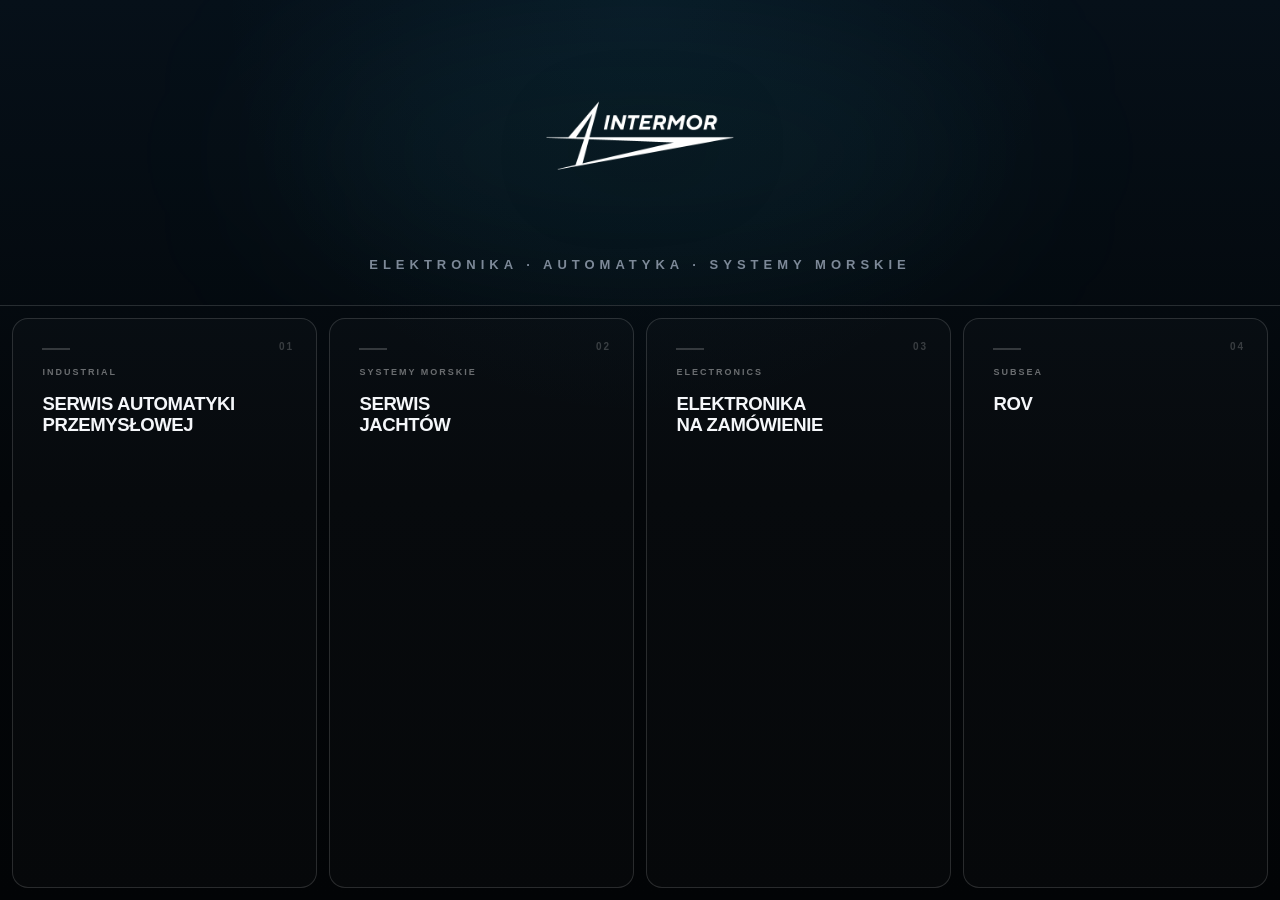
<file: index.html>
<!DOCTYPE html>
<html lang="pl">

<head>
    <meta charset="UTF-8">

    <meta
        name="viewport"
        content="width=device-width, initial-scale=1.0"
    >

    <title>INTERMOR - Elektronika, automatyka i systemy morskie</title>

    <meta
        name="description"
        content="INTERMOR - automatyka przemysłowa, serwis jachtów, elektronika na zamówienie i rozwijane systemy inspekcji podwodnych ROV."
    >

    <link rel="icon" href="logo.png">
    <link rel="stylesheet" href="styles.css">
</head>

<body>

<main class="home">

    <section class="brand-zone">

        <a
            href="/"
            class="main-logo"
            aria-label="INTERMOR"
        >
            <img
                src="logo.png"
                alt="INTERMOR"
            >
        </a>

        <div class="brand-subtitle">
            ELEKTRONIKA · AUTOMATYKA · SYSTEMY MORSKIE
        </div>

    </section>


    <section class="departments">

        <a
            href="przemysl.html"
            class="department industrial"
        >

            <span class="department-number">
                01
            </span>

            <div class="department-content">

                <span class="department-type">
                    INDUSTRIAL
                </span>

                <h2>
                    SERWIS AUTOMATYKI<br>
                    PRZEMYSŁOWEJ
                </h2>

                <div class="department-details">

                    <p>
                        Diagnostyka, serwis i modernizacje
                        instalacji oraz systemów automatyki.
                    </p>

                    <span class="department-button">
                        PRZEJDŹ DO DZIAŁU
                        <span>→</span>
                    </span>

                </div>

            </div>

        </a>


        <a
            href="jachty.html"
            class="department yacht"
        >

            <span class="department-number">
                02
            </span>

            <div class="department-content">

                <span class="department-type">
                    SYSTEMY MORSKIE
                </span>

                <h2>
                    SERWIS<br>
                    JACHTÓW
                </h2>

                <div class="department-details">

                    <p>
                        Elektryka, elektronika pokładowa,
                        diagnostyka i modernizacje instalacji.
                    </p>

                    <span class="department-button">
                        PRZEJDŹ DO SERWISU
                        <span>→</span>
                    </span>

                </div>

            </div>

        </a>


        <a
            href="elektronika.html"
            class="department electronics"
        >

            <span class="department-number">
                03
            </span>

            <div class="department-content">

                <span class="department-type">
                    ELECTRONICS
                </span>

                <h2>
                    ELEKTRONIKA<br>
                    NA ZAMÓWIENIE
                </h2>

                <div class="department-details">

                    <p>
                        Projektowanie i budowa urządzeń
                        elektronicznych pod konkretne zastosowanie.
                    </p>

                    <span class="department-button">
                        PRZEJDŹ DO DZIAŁU
                        <span>→</span>
                    </span>

                </div>

            </div>

        </a>


        <a
            href="rov.html"
            class="department rov"
        >

            <span class="department-number">
                04
            </span>

            <div class="department-content">

                <span class="department-type">
                    SUBSEA
                </span>

                <h2>
                    ROV
                </h2>

                <div class="department-details">

                    <p>
                        Inspekcje podwodne, dokumentacja techniczna
                        i rozwiązania dla środowiska wodnego.
                    </p>

                    <span class="department-button">
                        PRZEJDŹ DO DZIAŁU
                        <span>→</span>
                    </span>

                </div>

            </div>

        </a>

    </section>

</main>

</body>
</html>
</file>
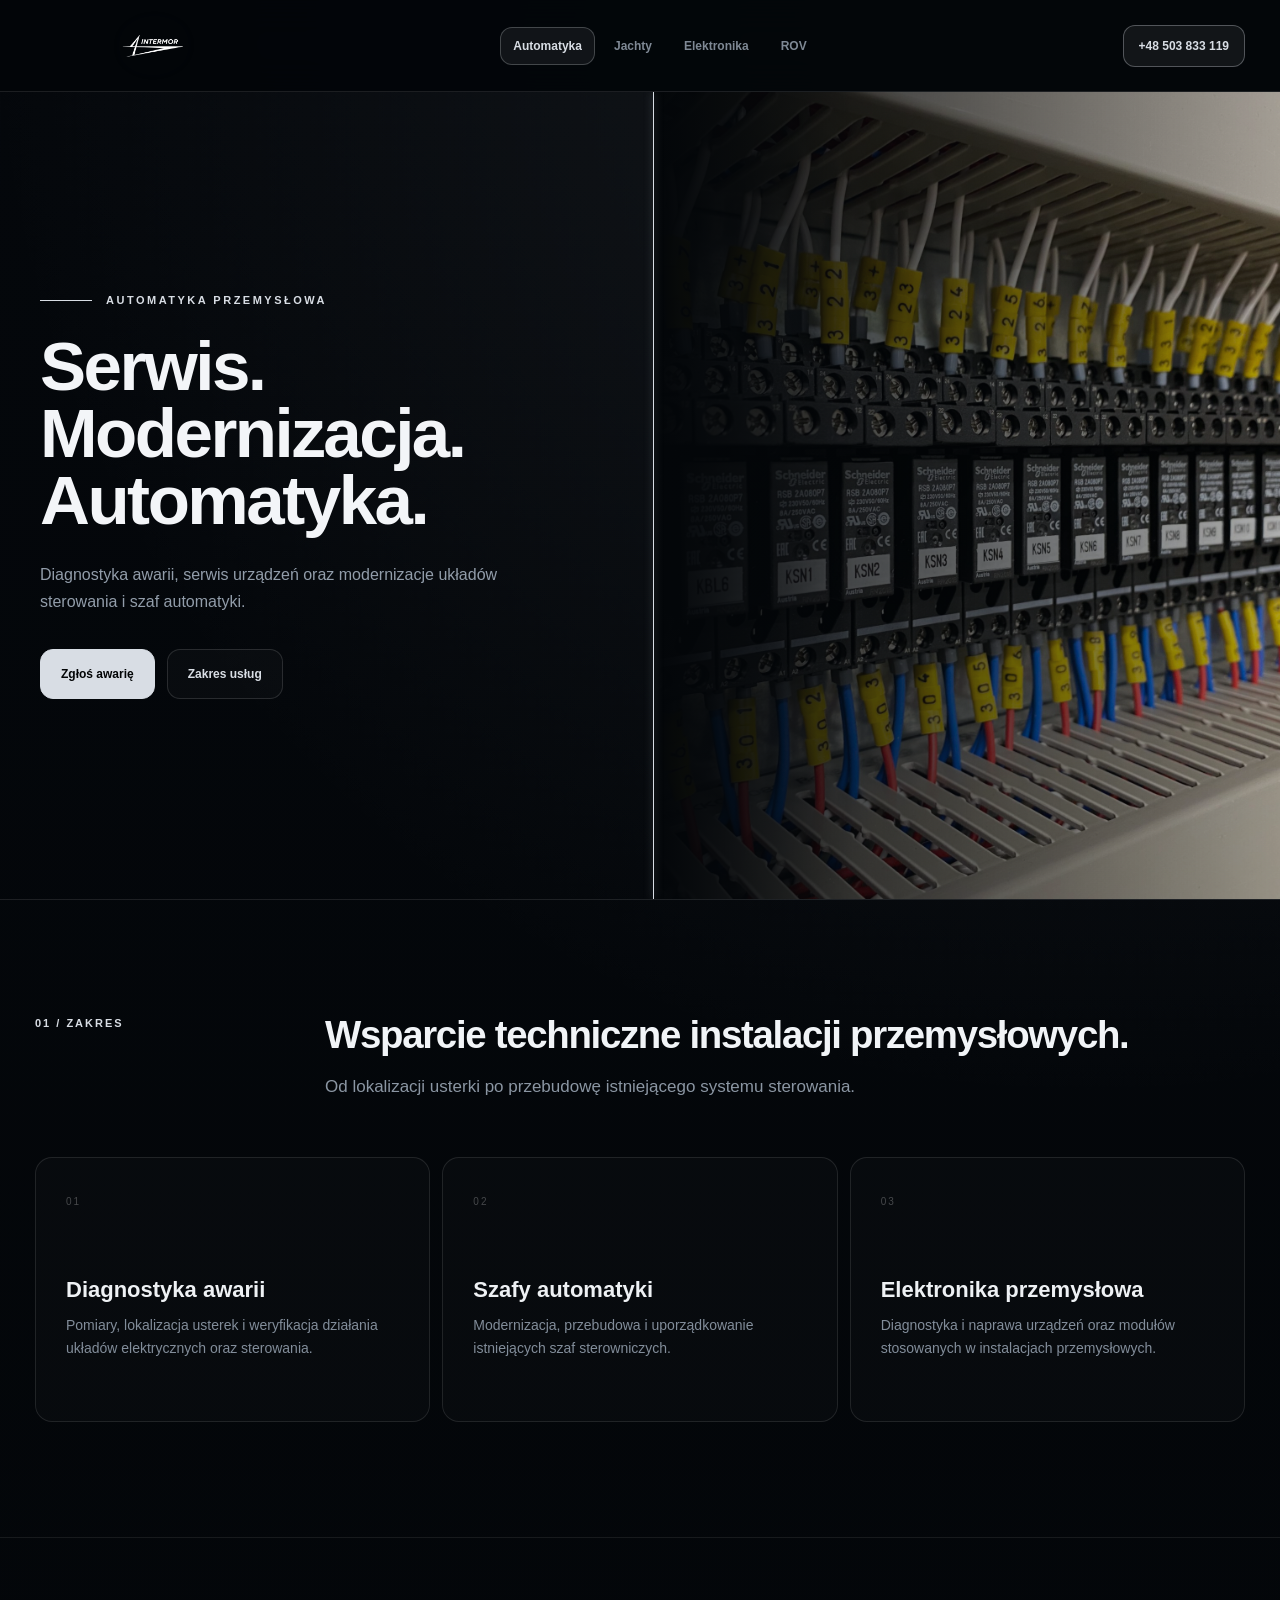
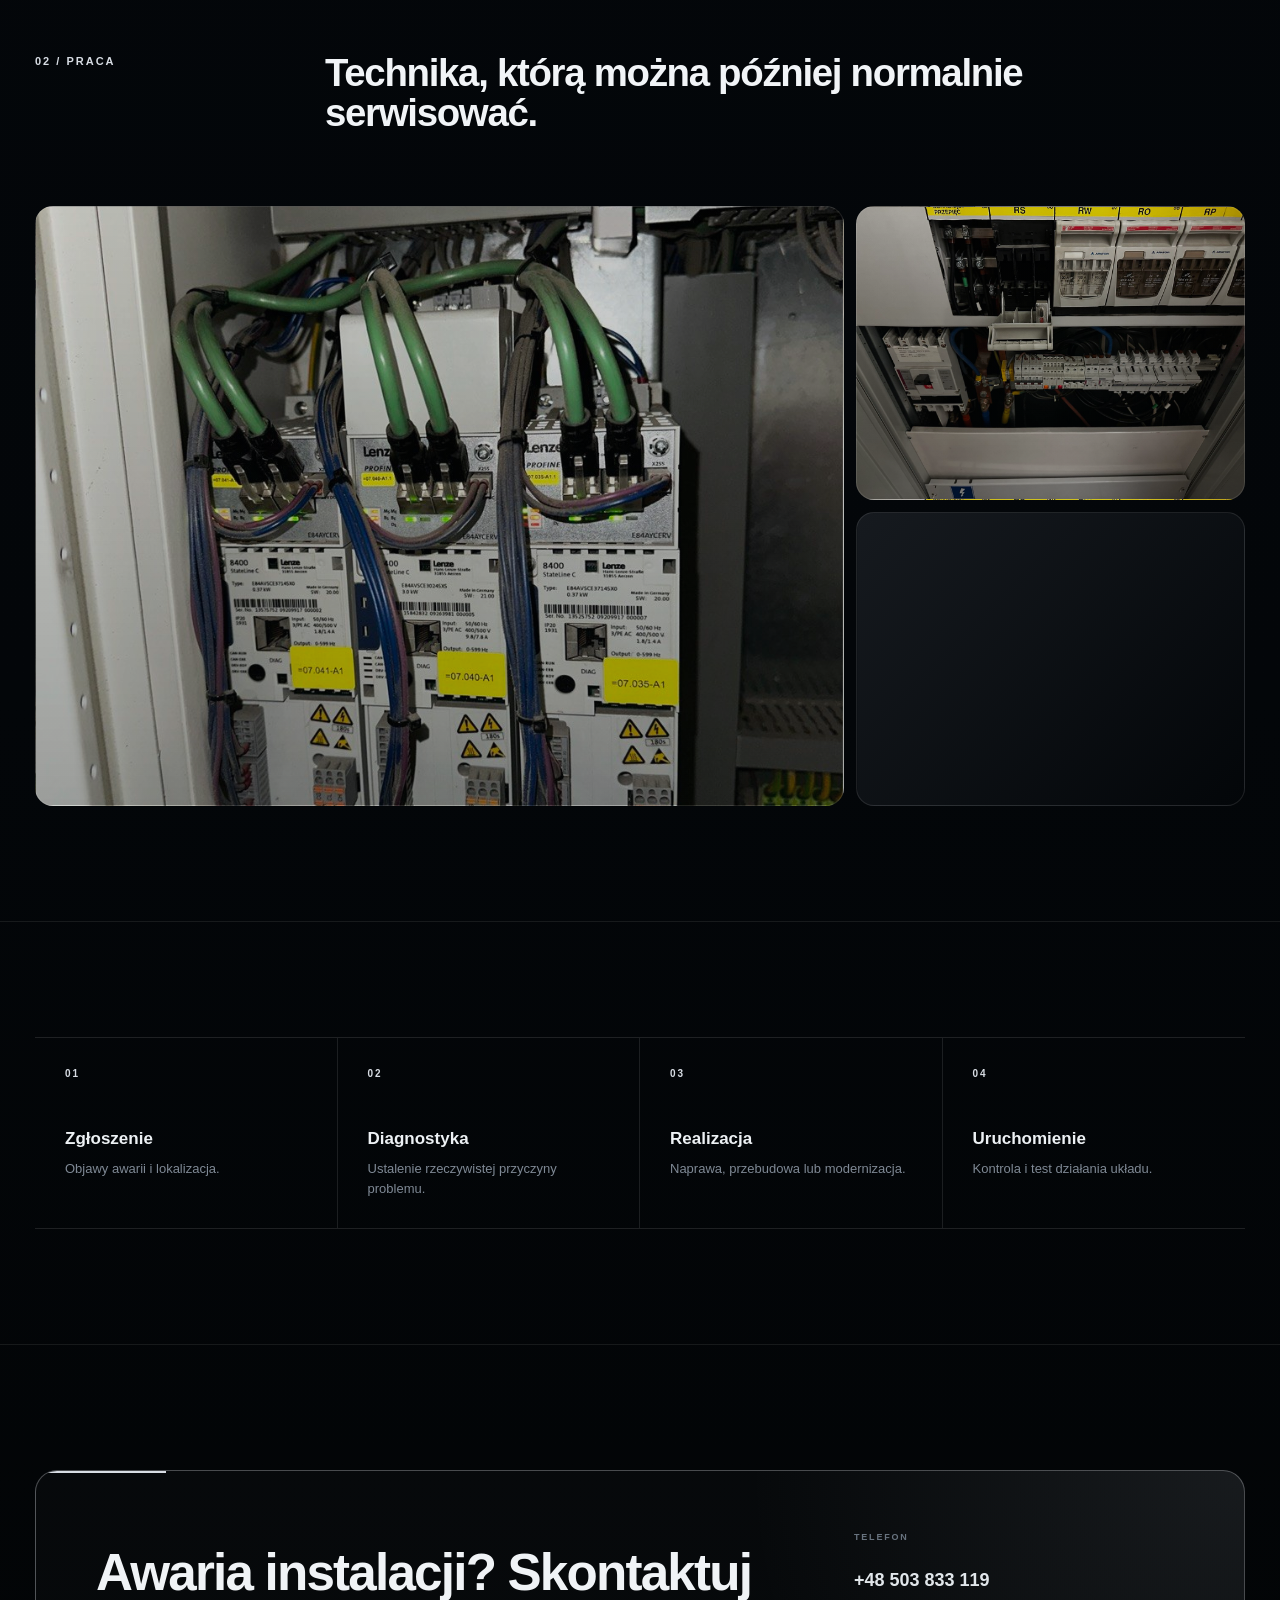
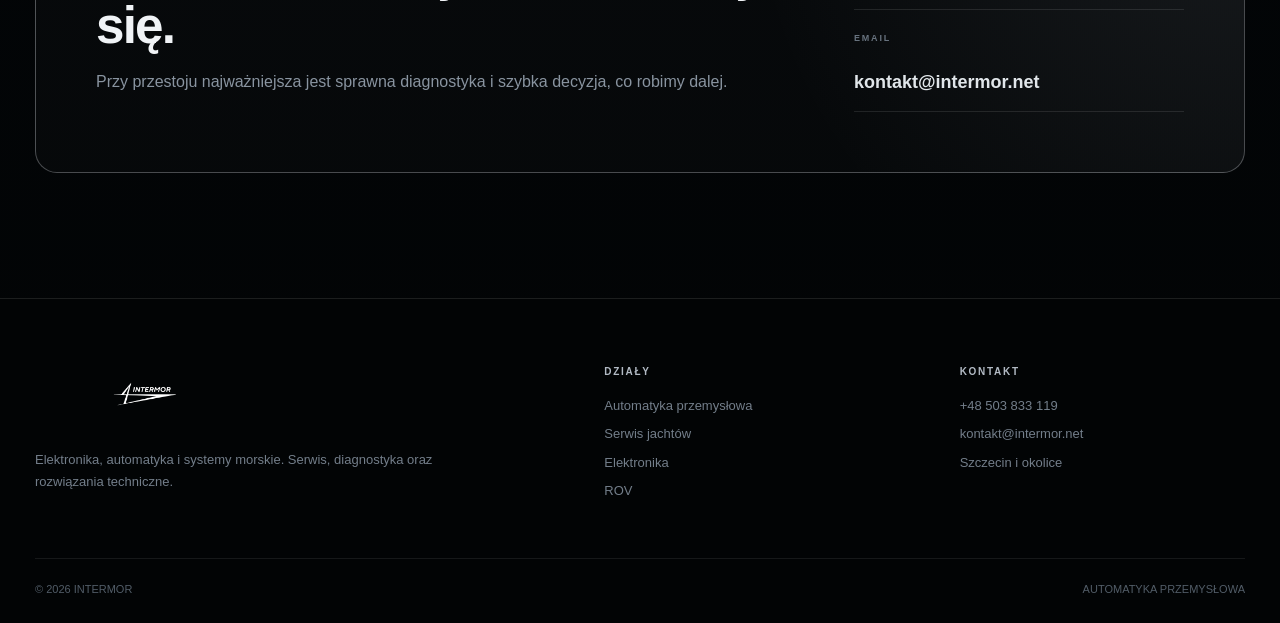
<file: przemysl.html>
<!DOCTYPE html>
<html lang="pl">

<head>
    <meta charset="UTF-8">

    <meta
        name="viewport"
        content="width=device-width, initial-scale=1.0"
    >

    <title>Automatyka przemysłowa - INTERMOR</title>

    <meta
        name="description"
        content="INTERMOR - serwis automatyki przemysłowej, diagnostyka awarii, modernizacje szaf sterowniczych i elektronika przemysłowa."
    >

    <link rel="icon" href="logo.png">
    <link rel="stylesheet" href="styles.css">
</head>

<body class="division-page theme-industrial">


<header class="site-header">

    <div class="header-inner">

        <a href="/" class="header-logo">
            <img src="logo.png" alt="INTERMOR">
        </a>


        <nav class="header-nav">

            <a
                href="przemysl.html"
                class="active"
            >
                Automatyka
            </a>

            <a href="jachty.html">
                Jachty
            </a>

            <a href="elektronika.html">
                Elektronika
            </a>

            <a href="rov.html">
                ROV
            </a>

        </nav>


        <a
            class="header-contact"
            href="tel:+48503833119"
        >
            +48 503 833 119
        </a>

    </div>

</header>


<main>


<section class="division-hero">

    <div class="hero-copy">

        <div class="division-label">
            AUTOMATYKA PRZEMYSŁOWA
        </div>

        <h1>
            Serwis.
            Modernizacja.
            Automatyka.
        </h1>

        <p class="lead">
            Diagnostyka awarii, serwis urządzeń oraz modernizacje
            układów sterowania i szaf automatyki.
        </p>

        <div class="hero-actions">

            <a
                class="primary-btn"
                href="tel:+48503833119"
            >
                Zgłoś awarię
            </a>

            <a
                class="secondary-btn"
                href="#zakres"
            >
                Zakres usług
            </a>

        </div>

    </div>


    <div class="hero-visual"></div>

    <div
        class="hero-divider"
        aria-hidden="true"
    ></div>

</section>


<section
    class="content-section"
    id="zakres"
>

    <div class="container">

        <div class="section-heading">

            <div class="section-index">
                01 / ZAKRES
            </div>

            <div class="section-title">

                <h2>
                    Wsparcie techniczne
                    instalacji przemysłowych.
                </h2>

                <p>
                    Od lokalizacji usterki po przebudowę
                    istniejącego systemu sterowania.
                </p>

            </div>

        </div>


        <div class="service-grid">

            <article class="service-item">

                <span class="service-number">
                    01
                </span>

                <h3>
                    Diagnostyka awarii
                </h3>

                <p>
                    Pomiary, lokalizacja usterek i weryfikacja
                    działania układów elektrycznych oraz sterowania.
                </p>

            </article>


            <article class="service-item">

                <span class="service-number">
                    02
                </span>

                <h3>
                    Szafy automatyki
                </h3>

                <p>
                    Modernizacja, przebudowa i uporządkowanie
                    istniejących szaf sterowniczych.
                </p>

            </article>


            <article class="service-item">

                <span class="service-number">
                    03
                </span>

                <h3>
                    Elektronika przemysłowa
                </h3>

                <p>
                    Diagnostyka i naprawa urządzeń oraz modułów
                    stosowanych w instalacjach przemysłowych.
                </p>

            </article>

        </div>

    </div>

</section>


<section class="content-section">

    <div class="container">

        <div class="section-heading">

            <div class="section-index">
                02 / PRACA
            </div>

            <div class="section-title">

                <h2>
                    Technika, którą można
                    później normalnie serwisować.
                </h2>

            </div>

        </div>


        <div class="media-grid">

            <div class="media-large"></div>

            <div class="media-side">

                <div class="media-small one"></div>

                <div class="media-small two"></div>

            </div>

        </div>

    </div>

</section>


<section class="content-section">

    <div class="container">

        <div class="process-grid">

            <div class="process-item">

                <strong>01</strong>

                <h4>Zgłoszenie</h4>

                <p>
                    Objawy awarii i lokalizacja.
                </p>

            </div>


            <div class="process-item">

                <strong>02</strong>

                <h4>Diagnostyka</h4>

                <p>
                    Ustalenie rzeczywistej przyczyny problemu.
                </p>

            </div>


            <div class="process-item">

                <strong>03</strong>

                <h4>Realizacja</h4>

                <p>
                    Naprawa, przebudowa lub modernizacja.
                </p>

            </div>


            <div class="process-item">

                <strong>04</strong>

                <h4>Uruchomienie</h4>

                <p>
                    Kontrola i test działania układu.
                </p>

            </div>

        </div>

    </div>

</section>


<section class="contact-section">

    <div class="container">

        <div class="contact-panel">

            <div>

                <h2>
                    Awaria instalacji?
                    Skontaktuj się.
                </h2>

                <p>
                    Przy przestoju najważniejsza jest sprawna
                    diagnostyka i szybka decyzja, co robimy dalej.
                </p>

            </div>


            <div class="contact-data">

                <small>TELEFON</small>

                <a href="tel:+48503833119">
                    +48 503 833 119
                </a>

                <small style="margin-top:22px">
                    EMAIL
                </small>

                <a href="mailto:kontakt@intermor.net">
                    kontakt@intermor.net
                </a>

            </div>

        </div>

    </div>

</section>


</main>


<footer class="site-footer">

    <div class="container">

        <div class="footer-main">

            <div class="footer-brand">

                <a href="/">
                    <img src="logo.png" alt="INTERMOR">
                </a>

                <p>
                    Elektronika, automatyka i systemy morskie.
                    Serwis, diagnostyka oraz rozwiązania techniczne.
                </p>

            </div>


            <div class="footer-column">

                <h5>DZIAŁY</h5>

                <a href="przemysl.html">
                    Automatyka przemysłowa
                </a>

                <a href="jachty.html">
                    Serwis jachtów
                </a>

                <a href="elektronika.html">
                    Elektronika
                </a>

                <a href="rov.html">
                    ROV
                </a>

            </div>


            <div class="footer-column">

                <h5>KONTAKT</h5>

                <a href="tel:+48503833119">
                    +48 503 833 119
                </a>

                <a href="mailto:kontakt@intermor.net">
                    kontakt@intermor.net
                </a>

                <span>
                    Szczecin i okolice
                </span>

            </div>

        </div>


        <div class="footer-bottom">

            <span>
                © 2026 INTERMOR
            </span>

            <span>
                AUTOMATYKA PRZEMYSŁOWA
            </span>

        </div>

    </div>

</footer>


</body>
</html>
</file>
<file: styles.css>
/* =========================================================
   INTERMOR
========================================================= */

:root{
    --background:#030609;

    --text:#f4f7fa;
    --muted:#8b96a4;

    --border:rgba(255,255,255,.14);

    --industrial:#24282d;
    --industrial-light:#ffffff;

    --yacht:#56cfff;
    --yacht-light:#a5e8ff;

    --electronics:#68e79e;
    --electronics-light:#a2f3c2;

    --rov:#084785;
    --rov-light:#2680d5;

    --max:1380px;
}


/* =========================================================
   RESET
========================================================= */

*{
    box-sizing:border-box;
}


html,
body{
    margin:0;
    padding:0;

    width:100%;
    min-height:100%;
}


html{
    background:var(--background);

    scroll-behavior:smooth;
}


body{
    font-family:
        Inter,
        "Segoe UI",
        Arial,
        sans-serif;

    color:var(--text);

    background:
        radial-gradient(
            circle at 50% 0%,
            rgba(44,135,180,.07),
            transparent 35%
        ),

        linear-gradient(
            180deg,
            #061019 0%,
            #030609 50%,
            #020406 100%
        );

    line-height:1.5;
}


a{
    color:inherit;

    text-decoration:none;
}


img{
    display:block;

    max-width:100%;
}


.container{
    width:min(
        var(--max),
        calc(100% - 70px)
    );

    margin:0 auto;
}


/* =========================================================
   HOME
========================================================= */

.home{
    width:100vw;

    height:100vh;
    height:100dvh;

    display:grid;

    grid-template-rows:
        34% 66%;

    background:

        radial-gradient(
            circle at 50% 0%,
            rgba(33,130,170,.08),
            transparent 38%
        ),

        linear-gradient(
            180deg,
            #061019 0%,
            #030609 55%,
            #020406 100%
        );
}


/* =========================================================
   HOME LOGO
========================================================= */

.brand-zone{
    position:relative;

    display:flex;

    flex-direction:column;

    align-items:center;
    justify-content:center;

    border-bottom:
        1px solid var(--border);

    overflow:hidden;
}


.brand-zone::before{
    content:"";

    position:absolute;

    width:760px;
    height:300px;

    border-radius:50%;

    background:
        rgba(73,215,255,.045);

    filter:blur(90px);

    pointer-events:none;
}


.main-logo{
    position:relative;

    z-index:2;

    display:block;

    transition:
        transform .3s ease,
        filter .3s ease;
}


.main-logo:hover{
    transform:
        scale(1.018);

    filter:
        brightness(1.08);
}


.main-logo img{
    width:
        clamp(
            380px,
            34vw,
            650px
        );

    max-height:210px;

    object-fit:contain;

    filter:
        drop-shadow(
            0 14px 40px
            rgba(0,0,0,.40)
        );
}


.brand-subtitle{
    position:relative;

    z-index:2;

    margin-top:14px;

    color:#7d8998;

    font-size:13px;

    font-weight:600;

    letter-spacing:5px;
}


/* =========================================================
   HOME DEPARTMENTS
========================================================= */

.departments{
    width:100%;
    height:100%;

    padding:12px;

    display:grid;

    grid-template-columns:
        repeat(4,1fr);

    gap:12px;

    min-height:0;
}


.department{
    --color:#ffffff;
    --color-light:#ffffff;

    position:relative;

    min-width:0;

    overflow:hidden;

    border:
        1px solid var(--border);

    border-radius:16px;

    background:
        rgba(255,255,255,.018);

    padding:
        clamp(22px,2.3vw,42px);

    display:flex;

    align-items:flex-start;

    isolation:isolate;

    cursor:pointer;

    transition:
        transform .32s ease,
        border-color .32s ease,
        background .4s ease,
        box-shadow .4s ease;
}


.department::before{
    content:"";

    position:absolute;

    inset:0;

    z-index:-2;

    opacity:0;

    background:
        radial-gradient(
            circle at 50% 110%,
            var(--color),
            transparent 66%
        );

    transition:
        opacity .45s ease;
}


.department::after{
    content:"";

    position:absolute;

    inset:0;

    z-index:-1;

    opacity:0;

    background:
        linear-gradient(
            0deg,
            color-mix(
                in srgb,
                var(--color) 18%,
                transparent
            ),
            transparent 65%
        );

    transition:
        opacity .4s ease;
}


.department:hover{
    transform:
        translateY(-6px);

    border-color:
        color-mix(
            in srgb,
            var(--color-light) 45%,
            transparent
        );

    box-shadow:
        0 18px 50px
        rgba(0,0,0,.32),

        inset 0 0 35px
        rgba(255,255,255,.015);
}


.department:hover::before{
    opacity:.28;
}


.department:hover::after{
    opacity:1;
}


/* =========================================================
   HOME COLORS
========================================================= */

.department.industrial{
    --color:#24282d;
    --color-light:#ffffff;
}


.department.industrial:hover{
    background:#080a0c;
}


.department.yacht{
    --color:#56cfff;
    --color-light:#a5e8ff;
}


.department.electronics{
    --color:#68e79e;
    --color-light:#a2f3c2;
}


.department.rov{
    --color:#084785;
    --color-light:#2680d5;
}


/* =========================================================
   HOME CONTENT
========================================================= */

.department-number{
    position:absolute;

    top:20px;
    right:22px;

    color:
        rgba(255,255,255,.2);

    font-size:10px;

    font-weight:700;

    letter-spacing:2px;

    transition:
        color .3s ease;
}


.department:hover
.department-number{
    color:
        rgba(255,255,255,.55);
}


.department-content{
    position:relative;

    width:100%;
    height:100%;

    padding-top:18px;
}


.department-content::before{
    content:"";

    position:absolute;

    top:0;
    left:0;

    width:28px;
    height:2px;

    background:
        rgba(255,255,255,.18);

    transition:
        width .4s ease,
        background .4s ease;
}


.department:hover
.department-content::before{
    width:75px;

    background:
        var(--color-light);
}


.department-type{
    display:block;

    margin-bottom:13px;

    color:
        rgba(255,255,255,.4);

    font-size:9px;

    font-weight:700;

    letter-spacing:2px;
}


.department:hover
.department-type{
    color:
        var(--color-light);
}


.department h2{
    margin:0;

    color:#f5f7fa;

    font-size:
        clamp(
            18px,
            1.45vw,
            28px
        );

    line-height:1.15;

    letter-spacing:-.4px;

    font-weight:650;
}


.department-details{
    position:absolute;

    left:0;
    top:145px;

    width:100%;

    opacity:0;

    transform:
        translateY(18px);

    transition:
        opacity .38s ease,
        transform .38s ease;
}


.department:hover
.department-details{
    opacity:1;

    transform:
        translateY(0);
}


.department-details p{
    margin:
        0 0 25px;

    max-width:290px;

    color:
        rgba(255,255,255,.65);

    font-size:13px;

    line-height:1.65;
}


.department-button{
    display:inline-flex;

    align-items:center;

    gap:12px;

    color:
        var(--color-light);

    font-size:10px;

    font-weight:700;

    letter-spacing:1.5px;
}


.department-button span{
    font-size:18px;

    transition:
        transform .25s ease;
}


.department:hover
.department-button span{
    transform:
        translateX(8px);
}


/* =========================================================
   DIVISION PAGES
========================================================= */

.division-page{
    --theme:#ffffff;
    --theme-soft:rgba(255,255,255,.10);
    --theme-dark:#181b20;

    min-height:100vh;

    background:

        radial-gradient(
            circle at 85% 0%,
            var(--theme-soft),
            transparent 28%
        ),

        linear-gradient(
            180deg,
            #04070b 0%,
            #030609 60%,
            #020405 100%
        );
}


/* =========================================================
   THEMES
========================================================= */

.theme-industrial{
    --theme:#d8dde4;

    --theme-soft:
        rgba(190,198,208,.09);

    --theme-dark:#161a1f;
}


.theme-yacht{
    --theme:#70d8ff;

    --theme-soft:
        rgba(86,207,255,.12);

    --theme-dark:#07364c;
}


.theme-electronics{
    --theme:#76eaa7;

    --theme-soft:
        rgba(104,231,158,.11);

    --theme-dark:#0c3b25;
}


.theme-rov{
    --theme:#2580d4;

    --theme-soft:
        rgba(30,103,185,.15);

    --theme-dark:#062b55;
}


/* =========================================================
   HEADER
========================================================= */

.site-header{
    position:sticky;

    top:0;

    z-index:100;

    height:92px;

    display:flex;

    align-items:center;

    background:
        rgba(3,6,9,.82);

    border-bottom:
        1px solid rgba(255,255,255,.10);

    backdrop-filter:
        blur(18px);
}


.header-inner{
    width:min(
        var(--max),
        calc(100% - 70px)
    );

    height:100%;

    margin:auto;

    display:grid;

    grid-template-columns:
        260px 1fr 220px;

    align-items:center;

    gap:30px;
}


.header-logo{
    display:flex;

    align-items:center;

    width:max-content;
}


.header-logo img{
    width:235px;
    height:68px;

    object-fit:contain;

    filter:
        drop-shadow(
            0 0 22px
            var(--theme-soft)
        );

    transition:
        transform .25s ease,
        filter .25s ease;
}


.header-logo:hover img{
    transform:
        scale(1.025);

    filter:
        drop-shadow(
            0 0 30px
            var(--theme-soft)
        )
        brightness(1.08);
}


.header-nav{
    display:flex;

    justify-content:center;
    align-items:center;

    gap:6px;
}


.header-nav a{
    padding:
        9px 12px;

    border:
        1px solid transparent;

    border-radius:12px;

    color:#7f8995;

    font-size:12px;

    font-weight:600;

    transition:
        color .25s ease,
        background .25s ease,
        border .25s ease;
}


.header-nav a:hover{
    color:#fff;

    background:
        rgba(255,255,255,.035);

    border-color:
        rgba(255,255,255,.08);
}


.header-nav a.active{
    color:
        var(--theme);

    border-color:
        color-mix(
            in srgb,
            var(--theme) 25%,
            transparent
        );

    background:
        color-mix(
            in srgb,
            var(--theme) 7%,
            transparent
        );
}


.header-contact{
    justify-self:end;

    display:inline-flex;

    align-items:center;

    padding:
        11px 15px;

    border-radius:12px;

    color:
        var(--theme);

    border:
        1px solid
        color-mix(
            in srgb,
            var(--theme) 32%,
            transparent
        );

    background:
        color-mix(
            in srgb,
            var(--theme) 7%,
            transparent
        );

    font-size:12px;

    font-weight:700;

    transition:.25s ease;
}


.header-contact:hover{
    background:
        color-mix(
            in srgb,
            var(--theme) 13%,
            transparent
        );

    transform:
        translateY(-1px);
}


/* =========================================================
   HERO
========================================================= */

.division-hero{
    min-height:
        calc(100vh - 92px);

    display:grid;

    grid-template-columns:
        1.02fr .98fr;

    position:relative;

    overflow:hidden;

    border-bottom:
        1px solid rgba(255,255,255,.10);
}


.hero-copy{
    display:flex;

    flex-direction:column;

    justify-content:center;

    padding:
        80px
        7vw
        80px
        max(
            40px,
            calc(
                (100vw - var(--max)) / 2
            )
        );
}


.division-label{
    display:flex;

    align-items:center;

    gap:14px;

    margin-bottom:25px;

    color:
        var(--theme);

    font-size:11px;

    font-weight:700;

    letter-spacing:2.5px;

    text-transform:uppercase;
}


.division-label::before{
    content:"";

    width:52px;
    height:1px;

    background:
        var(--theme);
}


.hero-copy h1{
    margin:0;

    max-width:820px;

    color:#f3f5f8;

    font-size:
        clamp(
            48px,
            5.4vw,
            88px
        );

    line-height:.97;

    letter-spacing:-2.5px;

    font-weight:650;
}


.hero-copy .lead{
    max-width:650px;

    margin:
        28px 0 0;

    color:#929daa;

    font-size:
        clamp(
            16px,
            1.25vw,
            19px
        );

    line-height:1.65;
}


.hero-actions{
    display:flex;

    align-items:center;

    gap:12px;

    margin-top:34px;
}


/* =========================================================
   BUTTONS
========================================================= */

.primary-btn,
.secondary-btn{
    min-height:50px;

    display:inline-flex;

    align-items:center;
    justify-content:center;

    padding:
        0 20px;

    border-radius:13px;

    font-size:12px;

    font-weight:750;

    transition:.25s ease;
}


.primary-btn{
    color:#020405;

    background:
        var(--theme);

    border:
        1px solid var(--theme);
}


.primary-btn:hover{
    transform:
        translateY(-2px);

    filter:
        brightness(1.08);
}


.secondary-btn{
    color:#d9dee5;

    background:
        rgba(255,255,255,.025);

    border:
        1px solid rgba(255,255,255,.13);
}


.secondary-btn:hover{
    color:#fff;

    border-color:
        color-mix(
            in srgb,
            var(--theme) 45%,
            transparent
        );

    transform:
        translateY(-2px);
}


/* =========================================================
   HERO IMAGE
========================================================= */

.hero-visual{
    min-height:100%;

    position:relative;

    overflow:hidden;

    background:
        linear-gradient(
            135deg,
            var(--theme-dark),
            #020405 75%
        );
}


.hero-visual::before{
    content:"";

    position:absolute;

    inset:0;

    z-index:2;

    background:
        linear-gradient(
            90deg,
            #030609 0%,
            rgba(3,6,9,.30) 32%,
            rgba(3,6,9,.15) 100%
        );
}


.hero-visual::after{
    display:none;

    content:none;
}


/* =========================================================
   HERO DIVIDER
========================================================= */

.hero-divider{
    position:absolute;

    top:0;
    bottom:0;

    left:51%;

    width:1px;

    background:
        var(--theme);

    z-index:9999;

    pointer-events:none;

    box-shadow:
        0 0 8px
        color-mix(
            in srgb,
            var(--theme) 55%,
            transparent
        );
}


/* =========================================================
   HERO PHOTOS
========================================================= */

.theme-industrial
.hero-visual{
    background:

        linear-gradient(
            90deg,
            rgba(3,6,9,.80),
            rgba(3,6,9,.20)
        ),

        url("img/industrial-hero.jpg")
        center/cover no-repeat,

        #14181d;
}


.theme-yacht
.hero-visual{
    background:

        linear-gradient(
            90deg,
            rgba(3,6,9,.78),
            rgba(3,6,9,.15)
        ),

        url("img/yacht-hero.jpg")
        center/cover no-repeat,

        #073c54;
}


.theme-electronics
.hero-visual{
    background:

        linear-gradient(
            90deg,
            rgba(3,6,9,.78),
            rgba(3,6,9,.15)
        ),

        url("img/electronics-hero.jpg")
        center/cover no-repeat,

        #0b3823;
}


.theme-rov
.hero-visual{
    background:

        linear-gradient(
            90deg,
            rgba(3,6,9,.78),
            rgba(3,6,9,.12)
        ),

        url("img/rov-hero.jpg")
        center/cover no-repeat,

        #062b55;
}


/* =========================================================
   GENERAL SECTIONS
========================================================= */

.content-section{
    padding:
        115px 0;

    border-bottom:
        1px solid rgba(255,255,255,.08);
}


.section-heading{
    display:grid;

    grid-template-columns:
        .4fr 1.6fr;

    gap:60px;

    margin-bottom:55px;
}


.section-index{
    color:
        var(--theme);

    font-size:11px;

    font-weight:700;

    letter-spacing:2px;
}


.section-title{
    max-width:900px;
}


.section-title h2{
    margin:
        0 0 18px;

    color:#f1f4f7;

    font-size:
        clamp(
            34px,
            3vw,
            52px
        );

    line-height:1.04;

    letter-spacing:-1.3px;

    font-weight:600;
}


.section-title p{
    margin:0;

    max-width:720px;

    color:#8b96a3;

    font-size:17px;

    line-height:1.7;
}


/* =========================================================
   SERVICES
========================================================= */

.service-grid{
    display:grid;

    grid-template-columns:
        repeat(3,1fr);

    gap:12px;
}


.service-item{
    min-height:265px;

    padding:30px;

    position:relative;

    overflow:hidden;

    border:
        1px solid rgba(255,255,255,.10);

    border-radius:17px;

    background:
        rgba(255,255,255,.018);

    transition:
        border-color .3s ease,
        transform .3s ease,
        background .3s ease;
}


.service-item::before{
    content:"";

    position:absolute;

    left:0;
    top:0;

    width:0;
    height:2px;

    background:
        var(--theme);

    transition:
        width .4s ease;
}


.service-item:hover{
    transform:
        translateY(-4px);

    border-color:
        color-mix(
            in srgb,
            var(--theme) 28%,
            transparent
        );

    background:
        color-mix(
            in srgb,
            var(--theme) 4%,
            rgba(255,255,255,.018)
        );
}


.service-item:hover::before{
    width:80px;
}


.service-number{
    color:
        rgba(255,255,255,.25);

    font-size:10px;

    letter-spacing:2px;
}


.service-item h3{
    margin:
        65px 0 12px;

    color:#eef1f4;

    font-size:22px;

    line-height:1.15;

    font-weight:600;
}


.service-item p{
    margin:0;

    color:#828d9a;

    font-size:14px;

    line-height:1.65;
}


/* =========================================================
   MEDIA
========================================================= */

.media-grid{
    display:grid;

    grid-template-columns:
        1.35fr .65fr;

    gap:12px;

    height:600px;
}


.media-large,
.media-small{
    position:relative;

    overflow:hidden;

    border:
        1px solid rgba(255,255,255,.10);

    border-radius:18px;

    background:
        linear-gradient(
            135deg,
            var(--theme-dark),
            #030609
        );

    background-size:cover;
    background-position:center;
}


.media-side{
    display:grid;

    grid-template-rows:
        1fr 1fr;

    gap:12px;
}


.media-large::after,
.media-small::after{
    display:none;

    content:none;
}


/* =========================================================
   MEDIA PHOTOS
========================================================= */

.theme-industrial
.media-large{
    background-image:

        linear-gradient(
            rgba(3,6,9,.18),
            rgba(3,6,9,.38)
        ),

        url("img/industrial-01.jpg");
}


.theme-industrial
.media-small.one{
    background-image:

        linear-gradient(
            rgba(3,6,9,.15),
            rgba(3,6,9,.35)
        ),

        url("img/industrial-02.jpg");
}


.theme-yacht
.media-large{
    background-image:

        linear-gradient(
            rgba(3,6,9,.12),
            rgba(3,6,9,.35)
        ),

        url("img/yacht-01.jpg");
}


.theme-yacht
.media-small.one{
    background-image:

        linear-gradient(
            rgba(3,6,9,.12),
            rgba(3,6,9,.35)
        ),

        url("img/yacht-02.jpg");
}


.theme-electronics
.media-large{
    background-image:

        linear-gradient(
            rgba(3,6,9,.12),
            rgba(3,6,9,.35)
        ),

        url("img/electronics-01.jpg");
}


.theme-electronics
.media-small.one{
    background-image:

        linear-gradient(
            rgba(3,6,9,.12),
            rgba(3,6,9,.35)
        ),

        url("img/electronics-02.jpg");
}


.theme-rov
.media-large{
    background-image:

        linear-gradient(
            rgba(3,6,9,.08),
            rgba(3,6,9,.40)
        ),

        url("img/rov-01.jpg");
}


.theme-rov
.media-small.one{
    background-image:

        linear-gradient(
            rgba(3,6,9,.08),
            rgba(3,6,9,.40)
        ),

        url("img/rov-02.jpg");
}


/* =========================================================
   PROCESS
========================================================= */

.process-grid{
    display:grid;

    grid-template-columns:
        repeat(4,1fr);

    border-top:
        1px solid rgba(255,255,255,.11);

    border-bottom:
        1px solid rgba(255,255,255,.11);
}


.process-item{
    min-height:190px;

    padding:
        28px 30px;

    border-right:
        1px solid rgba(255,255,255,.10);
}


.process-item:last-child{
    border-right:none;
}


.process-item strong{
    display:block;

    margin-bottom:45px;

    color:
        var(--theme);

    font-size:10px;

    letter-spacing:2px;
}


.process-item h4{
    margin:
        0 0 8px;

    color:#edf1f4;

    font-size:17px;

    font-weight:600;
}


.process-item p{
    margin:0;

    color:#7f8995;

    font-size:13px;

    line-height:1.55;
}


/* =========================================================
   CONTACT
========================================================= */

.contact-section{
    padding:
        125px 0;
}


.contact-panel{
    position:relative;

    overflow:hidden;

    display:grid;

    grid-template-columns:
        1.3fr .7fr;

    align-items:center;

    gap:60px;

    padding:60px;

    border:
        1px solid
        color-mix(
            in srgb,
            var(--theme) 24%,
            rgba(255,255,255,.08)
        );

    border-radius:22px;

    background:

        radial-gradient(
            circle at 100% 0%,
            var(--theme-soft),
            transparent 40%
        ),

        rgba(255,255,255,.018);
}


.contact-panel::before{
    content:"";

    position:absolute;

    left:0;
    top:0;

    width:130px;
    height:2px;

    background:
        var(--theme);
}


.contact-panel h2{
    margin:
        0 0 16px;

    max-width:850px;

    color:#f0f3f6;

    font-size:
        clamp(
            38px,
            4vw,
            62px
        );

    line-height:1.03;

    letter-spacing:-1.8px;

    font-weight:600;
}


.contact-panel p{
    margin:0;

    max-width:660px;

    color:#8994a0;

    font-size:16px;

    line-height:1.7;
}


.contact-data{
    justify-self:end;

    width:100%;

    max-width:330px;
}


.contact-data small{
    display:block;

    margin-bottom:8px;

    color:#68737f;

    font-size:9px;

    font-weight:700;

    letter-spacing:1.8px;
}


.contact-data a{
    display:block;

    padding:
        15px 0;

    border-bottom:
        1px solid rgba(255,255,255,.10);

    color:#e1e6ea;

    font-size:18px;

    font-weight:600;

    transition:
        color .2s ease;
}


.contact-data a:hover{
    color:
        var(--theme);
}


/* =========================================================
   MSA
========================================================= */

.msa-section{
    width:100%;

    overflow:hidden;

    border-top:
        1px solid rgba(255,255,255,.07);

    border-bottom:
        1px solid rgba(255,255,255,.07);

    background:

        radial-gradient(
            circle at 70% 15%,
            rgba(118,234,167,.035),
            transparent 27%
        ),

        linear-gradient(
            180deg,
            #030709 0%,
            #020605 100%
        );
}


/* =========================================================
   MSA INTRO
========================================================= */

.msa-intro{
    padding:
        110px 60px 95px;

    border-bottom:
        1px solid rgba(255,255,255,.07);
}


.msa-intro-inner{
    width:min(
        1200px,
        100%
    );

    margin:0 auto;

    display:grid;

    grid-template-columns:
        .4fr 1.6fr;

    gap:70px;
}


.msa-intro-index{
    padding-top:10px;

    color:#76eaa7;

    font-size:10px;

    font-weight:700;

    letter-spacing:2px;
}


.msa-intro h2{
    margin:0;

    max-width:840px;

    color:#f3f6f4;

    font-size:
        clamp(
            45px,
            4.3vw,
            70px
        );

    line-height:1.02;

    letter-spacing:-2px;

    font-weight:600;
}


.msa-intro p{
    max-width:650px;

    margin:
        24px 0 0;

    color:#808d86;

    font-size:16px;

    line-height:1.75;
}


/* =========================================================
   MSA SPLIT
========================================================= */

.msa-split{
    width:100%;

    min-height:760px;

    display:grid;

    grid-template-columns:
        minmax(0,44%)
        2px
        minmax(0,56%);

    border-bottom:
        1px solid rgba(255,255,255,.065);
}


/* =========================================================
   MSA COPY
========================================================= */

.msa-split-copy{
    display:flex;

    align-items:center;
    justify-content:flex-end;

    padding:
        90px 70px
        90px 60px;
}


.msa-copy-inner{
    width:100%;

    max-width:550px;

    margin-left:auto;
}


.msa-badge{
    display:inline-flex;

    align-items:center;

    gap:9px;

    margin-bottom:25px;

    padding:
        8px 11px;

    border:
        1px solid
        rgba(118,234,167,.22);

    border-radius:8px;

    background:
        rgba(118,234,167,.045);

    color:#76eaa7;

    font-size:9px;

    font-weight:700;

    letter-spacing:1.6px;
}


.msa-badge span{
    width:6px;
    height:6px;

    border-radius:50%;

    background:#76eaa7;

    box-shadow:
        0 0 9px
        rgba(118,234,167,.65);
}


.msa-label,
.msa-section-number{
    color:#76eaa7;

    font-size:10px;

    font-weight:700;

    letter-spacing:2px;
}


/* =========================================================
   MSA MAIN TITLE
========================================================= */

.msa-title{
    margin:
        27px 0 0;

    color:#f4f7f5;

    font-size:
        clamp(
            72px,
            6vw,
            105px
        );

    line-height:.85;

    font-weight:650;

    letter-spacing:-4px;
}


.msa-title span{
    display:block;

    max-width:500px;

    margin-top:28px;

    color:#76eaa7;

    font-size:
        clamp(
            32px,
            2.5vw,
            44px
        );

    line-height:1.08;

    font-weight:600;

    letter-spacing:-1.2px;
}


.msa-lead{
    max-width:510px;

    margin:
        38px 0 22px;

    color:#c3ccc7;

    font-size:18px;

    font-weight:500;

    line-height:1.65;
}


.msa-description{
    width:100%;

    max-width:540px;

    margin:
        0 0 18px;

    color:#7e8b84;

    font-size:14px;

    line-height:1.85;

    text-align:justify;

    text-justify:inter-word;

    hyphens:auto;
}


.msa-button{
    margin-top:22px;
}


/* =========================================================
   MSA DIVIDER
========================================================= */

.msa-divider{
    position:relative;

    z-index:20;

    width:2px;

    height:100%;

    background:#76eaa7;

    box-shadow:

        0 0 12px
        rgba(118,234,167,.40),

        0 0 32px
        rgba(118,234,167,.12);
}


/* =========================================================
   MSA IMAGE SIDE
========================================================= */

.msa-split-image{
    position:relative;

    min-width:0;

    display:flex;

    align-items:center;
    justify-content:center;

    padding:
        55px 70px;

    overflow:hidden;

    isolation:isolate;
}


.msa-split-image::before{
    content:"";

    position:absolute;

    z-index:-3;

    width:72%;
    height:72%;

    border-radius:50%;

    background:
        rgba(118,234,167,.055);

    filter:
        blur(130px);
}


.msa-photo-glow{
    position:absolute;

    z-index:-2;

    width:75%;
    height:75%;

    border-radius:50%;

    background:
        radial-gradient(
            circle,
            rgba(118,234,167,.14) 0%,
            rgba(118,234,167,.055) 40%,
            transparent 72%
        );

    filter:
        blur(35px);
}


/* =========================================================
   MSA PHOTO
========================================================= */

.msa-photo{
    position:relative;

    width:100%;

    max-width:850px;

    height:620px;

    border:
        1px solid
        rgba(118,234,167,.08);

    border-radius:24px;

    background-position:center;

    background-repeat:no-repeat;

    background-size:cover;

    box-shadow:

        0 40px 100px
        rgba(0,0,0,.42),

        0 0 80px
        rgba(118,234,167,.065);

    transition:
        transform .5s ease,
        box-shadow .5s ease;
}


.msa-photo:hover{
    transform:
        translateY(-5px)
        scale(1.005);

    box-shadow:

        0 45px 110px
        rgba(0,0,0,.46),

        0 0 100px
        rgba(118,234,167,.11);
}


/* =========================================================
   MSA PHOTOS
========================================================= */

.msa-photo-main{
    background:

        linear-gradient(
            rgba(3,7,5,.04),
            rgba(3,7,5,.10)
        ),

        url("img/msa-main.jpg")
        center/cover no-repeat,

        linear-gradient(
            135deg,
            #07110d,
            #030706
        );
}


.msa-photo-monitoring{
    background:

        linear-gradient(
            rgba(3,7,5,.08),
            rgba(3,7,5,.14)
        ),

        url("img/msa-monitoring.jpg")
        center/cover no-repeat,

        linear-gradient(
            135deg,
            #07110d,
            #030706
        );
}


.msa-photo-modular{
    background:

        linear-gradient(
            rgba(3,7,5,.08),
            rgba(3,7,5,.14)
        ),

        url("img/msa-modular.jpg")
        center/cover no-repeat,

        linear-gradient(
            135deg,
            #07110d,
            #030706
        );
}


.msa-photo-alerts{
    background:

        linear-gradient(
            rgba(3,7,5,.08),
            rgba(3,7,5,.14)
        ),

        url("img/msa-alerts.jpg")
        center/cover no-repeat,

        linear-gradient(
            135deg,
            #07110d,
            #030706
        );
}


/* =========================================================
   MSA STORIES
========================================================= */

.msa-story{
    min-height:720px;
}


.msa-story-title{
    max-width:530px;

    margin:
        20px 0 28px;

    color:#eef3f0;

    font-size:
        clamp(
            38px,
            3.3vw,
            55px
        );

    line-height:1.05;

    font-weight:600;

    letter-spacing:-1.4px;
}


/* =========================================================
   MSA LIST
========================================================= */

.msa-simple-list{
    margin-top:35px;

    border-top:
        1px solid rgba(255,255,255,.08);
}


.msa-simple-list div{
    min-height:54px;

    display:grid;

    grid-template-columns:
        48px 1fr;

    align-items:center;

    border-bottom:
        1px solid rgba(255,255,255,.07);

    color:#9aa69f;

    font-size:13px;

    transition:
        padding-left .25s ease,
        color .25s ease;
}


.msa-simple-list div:hover{
    padding-left:6px;

    color:#d3dbd6;
}


.msa-simple-list span{
    color:#76eaa7;

    font-size:9px;

    font-weight:700;

    letter-spacing:1.4px;
}


/* =========================================================
   MSA HIGHLIGHT
========================================================= */

.msa-highlight{
    margin-top:32px;

    padding:
        18px 20px;

    border-left:
        2px solid #76eaa7;

    background:
        rgba(118,234,167,.035);

    color:#a9b5ae;

    font-size:13px;

    font-weight:500;
}


/* =========================================================
   MSA FINAL
========================================================= */

.msa-final{
    padding:
        110px 60px;

    background:
        radial-gradient(
            circle at 80% 50%,
            rgba(118,234,167,.055),
            transparent 35%
        );
}


.msa-final-inner{
    width:min(
        1200px,
        100%
    );

    margin:0 auto;

    display:grid;

    grid-template-columns:
        1fr auto;

    align-items:center;

    gap:100px;
}


.msa-final-inner > div:first-child{
    max-width:700px;
}


.msa-final h3{
    margin:
        15px 0 17px;

    color:#eef3f0;

    font-size:
        clamp(
            38px,
            3.4vw,
            54px
        );

    line-height:1.05;

    font-weight:600;

    letter-spacing:-1.4px;
}


.msa-final p{
    margin:0;

    max-width:640px;

    color:#7e8a84;

    font-size:14px;

    line-height:1.8;
}


.msa-final-actions{
    min-width:240px;

    display:flex;

    flex-direction:column;

    gap:10px;
}


/* =========================================================
   YACHT MSA TEASER
========================================================= */

.yacht-msa-section{
    padding:
        20px 0 110px;
}


.yacht-msa{
    position:relative;

    overflow:hidden;

    min-height:300px;

    display:grid;

    grid-template-columns:
        1.35fr .65fr;

    align-items:center;

    gap:70px;

    padding:
        58px 60px;

    border-radius:22px;

    border:
        1px solid
        rgba(112,216,255,.16);

    background:

        radial-gradient(
            circle at 100% 50%,
            rgba(118,234,167,.075),
            transparent 34%
        ),

        radial-gradient(
            circle at 0% 0%,
            rgba(112,216,255,.07),
            transparent 32%
        ),

        rgba(255,255,255,.015);

    transition:
        transform .35s ease,
        border-color .35s ease,
        box-shadow .35s ease;
}


.yacht-msa::before{
    content:"";

    position:absolute;

    left:0;
    top:0;

    width:150px;
    height:2px;

    background:#70d8ff;

    box-shadow:
        0 0 16px
        rgba(112,216,255,.35);
}


.yacht-msa:hover{
    transform:
        translateY(-5px);

    border-color:
        rgba(112,216,255,.32);

    box-shadow:
        0 25px 70px
        rgba(0,0,0,.28);
}


.yacht-msa-copy{
    max-width:780px;
}


.yacht-msa-label{
    margin-bottom:18px;

    color:#70d8ff;

    font-size:9px;

    font-weight:700;

    letter-spacing:2px;
}


.yacht-msa-copy h2{
    margin:
        0 0 20px;

    color:#f2f6f8;

    font-size:
        clamp(
            42px,
            4vw,
            62px
        );

    line-height:.95;

    font-weight:650;

    letter-spacing:-2px;
}


.yacht-msa-copy h2 span{
    display:block;

    margin-top:14px;

    color:#76eaa7;

    font-size:
        clamp(
            22px,
            2vw,
            32px
        );

    line-height:1.1;

    letter-spacing:-.7px;
}


.yacht-msa-copy p{
    max-width:700px;

    margin:0;

    color:#83909b;

    font-size:14px;

    line-height:1.75;
}


.yacht-msa-action{
    justify-self:end;

    min-width:245px;
}


.yacht-msa-status{
    display:flex;

    align-items:center;

    gap:9px;

    margin-bottom:22px;

    color:#76eaa7;

    font-size:9px;

    font-weight:700;

    letter-spacing:1.6px;
}


.yacht-msa-status span{
    width:7px;
    height:7px;

    border-radius:50%;

    background:#76eaa7;

    box-shadow:
        0 0 10px
        rgba(118,234,167,.65);
}


.yacht-msa-link{
    display:flex;

    align-items:center;

    justify-content:space-between;

    gap:30px;

    padding:
        17px 18px;

    border-radius:12px;

    border:
        1px solid
        rgba(118,234,167,.20);

    background:
        rgba(118,234,167,.045);

    color:#dbe8e1;

    font-size:12px;

    font-weight:650;

    transition:
        background .3s ease,
        border-color .3s ease;
}


.yacht-msa-link span{
    color:#76eaa7;

    font-size:20px;

    transition:
        transform .3s ease;
}


.yacht-msa:hover
.yacht-msa-link{
    background:
        rgba(118,234,167,.075);

    border-color:
        rgba(118,234,167,.34);
}


.yacht-msa:hover
.yacht-msa-link span{
    transform:
        translateX(7px);
}


/* =========================================================
   FOOTER
========================================================= */

.site-footer{
    padding:
        60px 0 26px;

    border-top:
        1px solid rgba(255,255,255,.10);

    background:#020405;
}


.footer-main{
    display:grid;

    grid-template-columns:
        1.4fr .8fr .8fr;

    gap:70px;

    padding-bottom:48px;
}


.footer-brand img{
    width:220px;
    height:70px;

    object-fit:contain;

    margin-bottom:20px;
}


.footer-brand p{
    max-width:420px;

    margin:0;

    color:#737e8a;

    font-size:13px;

    line-height:1.7;
}


.footer-column h5{
    margin:
        5px 0 17px;

    color:#b2bac4;

    font-size:10px;

    letter-spacing:1.7px;
}


.footer-column a,
.footer-column span{
    display:block;

    margin:
        9px 0;

    color:#737e8a;

    font-size:13px;

    transition:
        color .2s ease;
}


.footer-column a:hover{
    color:
        var(--theme);
}


.footer-bottom{
    padding-top:22px;

    display:flex;

    justify-content:space-between;

    border-top:
        1px solid rgba(255,255,255,.08);

    color:#525d68;

    font-size:11px;
}


/* =========================================================
   SMALLER DESKTOP
========================================================= */

@media(max-width:1200px){

    .home{
        grid-template-rows:
            31% 69%;
    }


    .main-logo img{
        width:
            clamp(
                350px,
                36vw,
                570px
            );

        max-height:190px;
    }


    .brand-subtitle{
        font-size:11px;

        letter-spacing:4px;
    }


    .departments{
        gap:8px;

        padding:8px;
    }


    .department{
        padding:
            24px 20px;
    }


    .header-inner{
        grid-template-columns:
            220px 1fr;
    }


    .header-contact{
        display:none;
    }


    .hero-copy{
        padding-left:45px;

        padding-right:45px;
    }


    .msa-split{
        grid-template-columns:
            minmax(0,46%)
            2px
            minmax(0,54%);
    }


    .msa-split-copy{
        padding:
            70px 45px;
    }


    .msa-split-image{
        padding:
            45px;
    }


    .msa-photo{
        height:540px;
    }


    .footer-main{
        gap:35px;
    }

}
/* =========================================================
   POPRAWKA WARSTW - PASEK HERO NIE WCHODZI NA HEADER
========================================================= */

.site-header{
    position:sticky;
    top:0;

    z-index:1000;

    isolation:isolate;

    background:rgba(3,6,9,.94);
}


/* hero tworzy własną zamkniętą warstwę */
.division-hero{
    position:relative;

    isolation:isolate;
}


/* pionowy pasek jest nad zdjęciem, ale POD headerem */
.hero-divider{
    z-index:20 !important;
}


/* tekst i zdjęcie pozostają pod paskiem */
.hero-copy{
    position:relative;
    z-index:2;
}

.hero-visual{
    position:relative;
    z-index:1;
}
</file>
